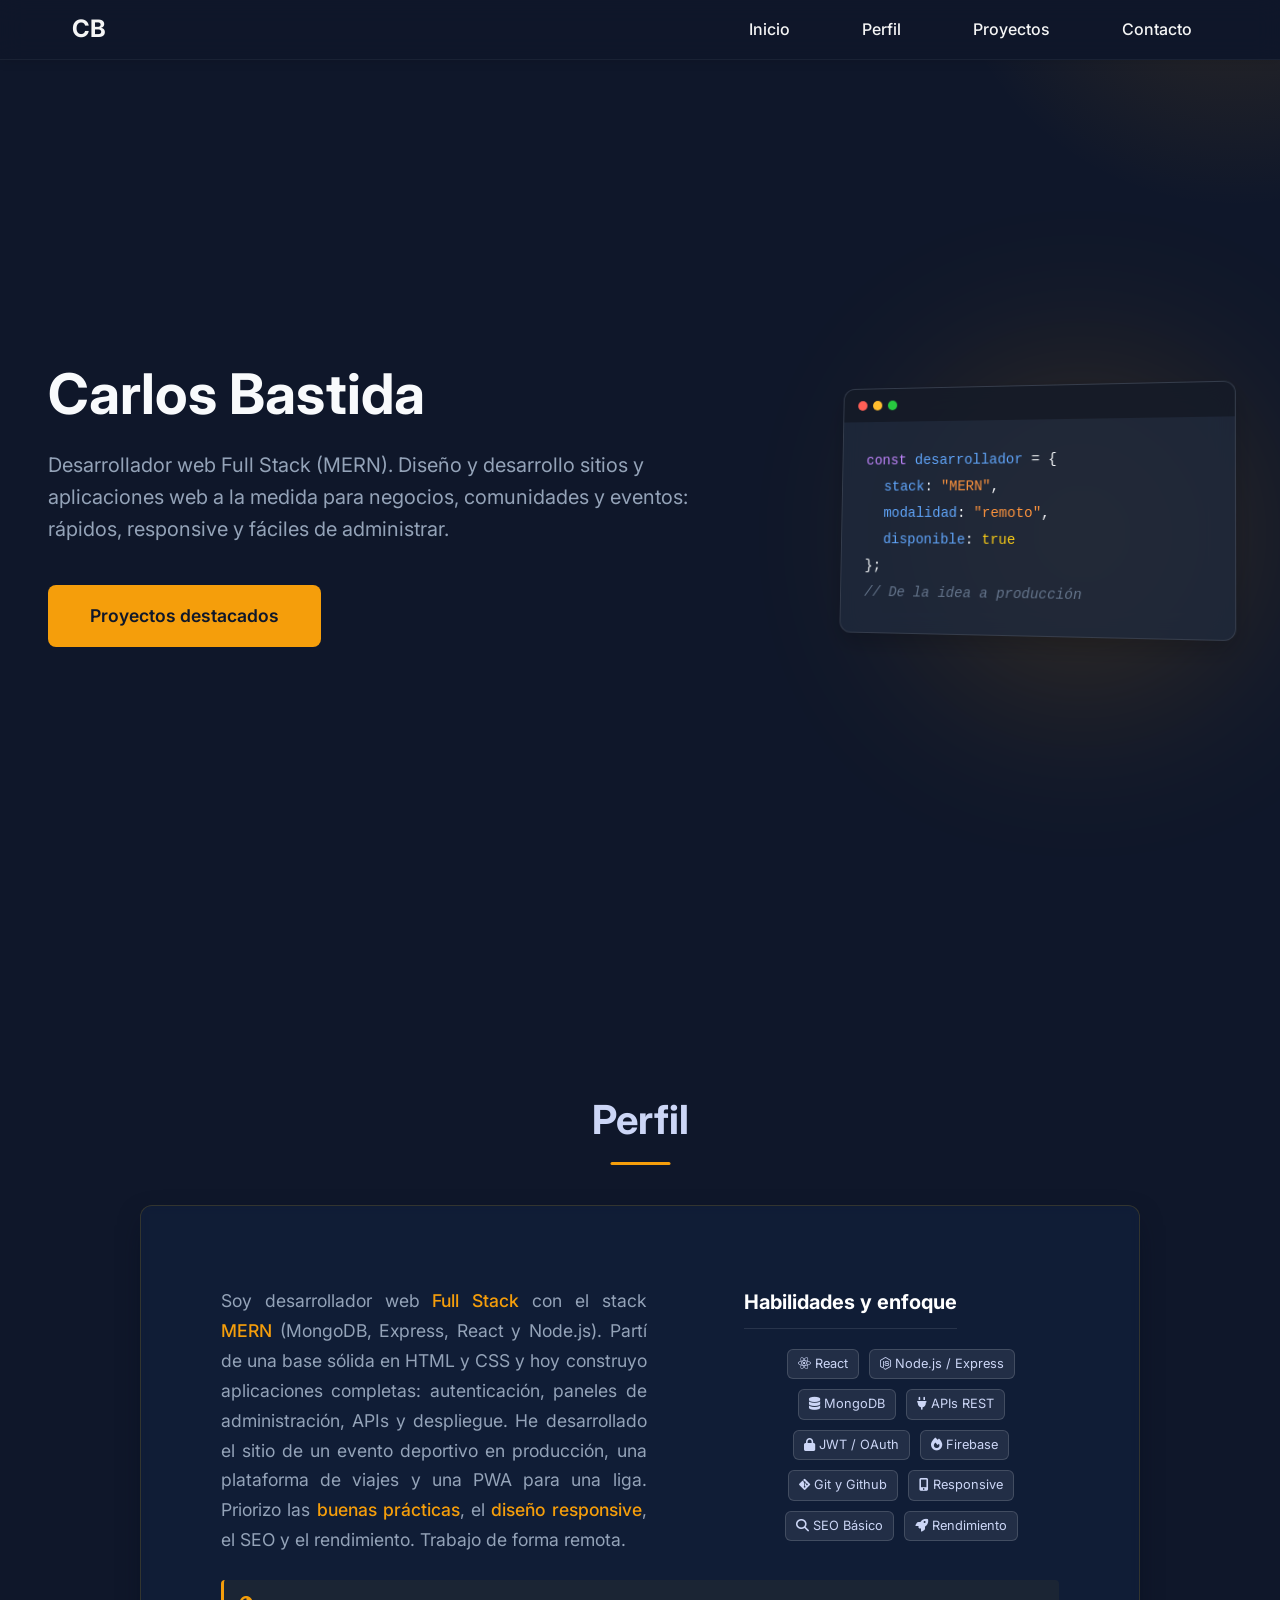
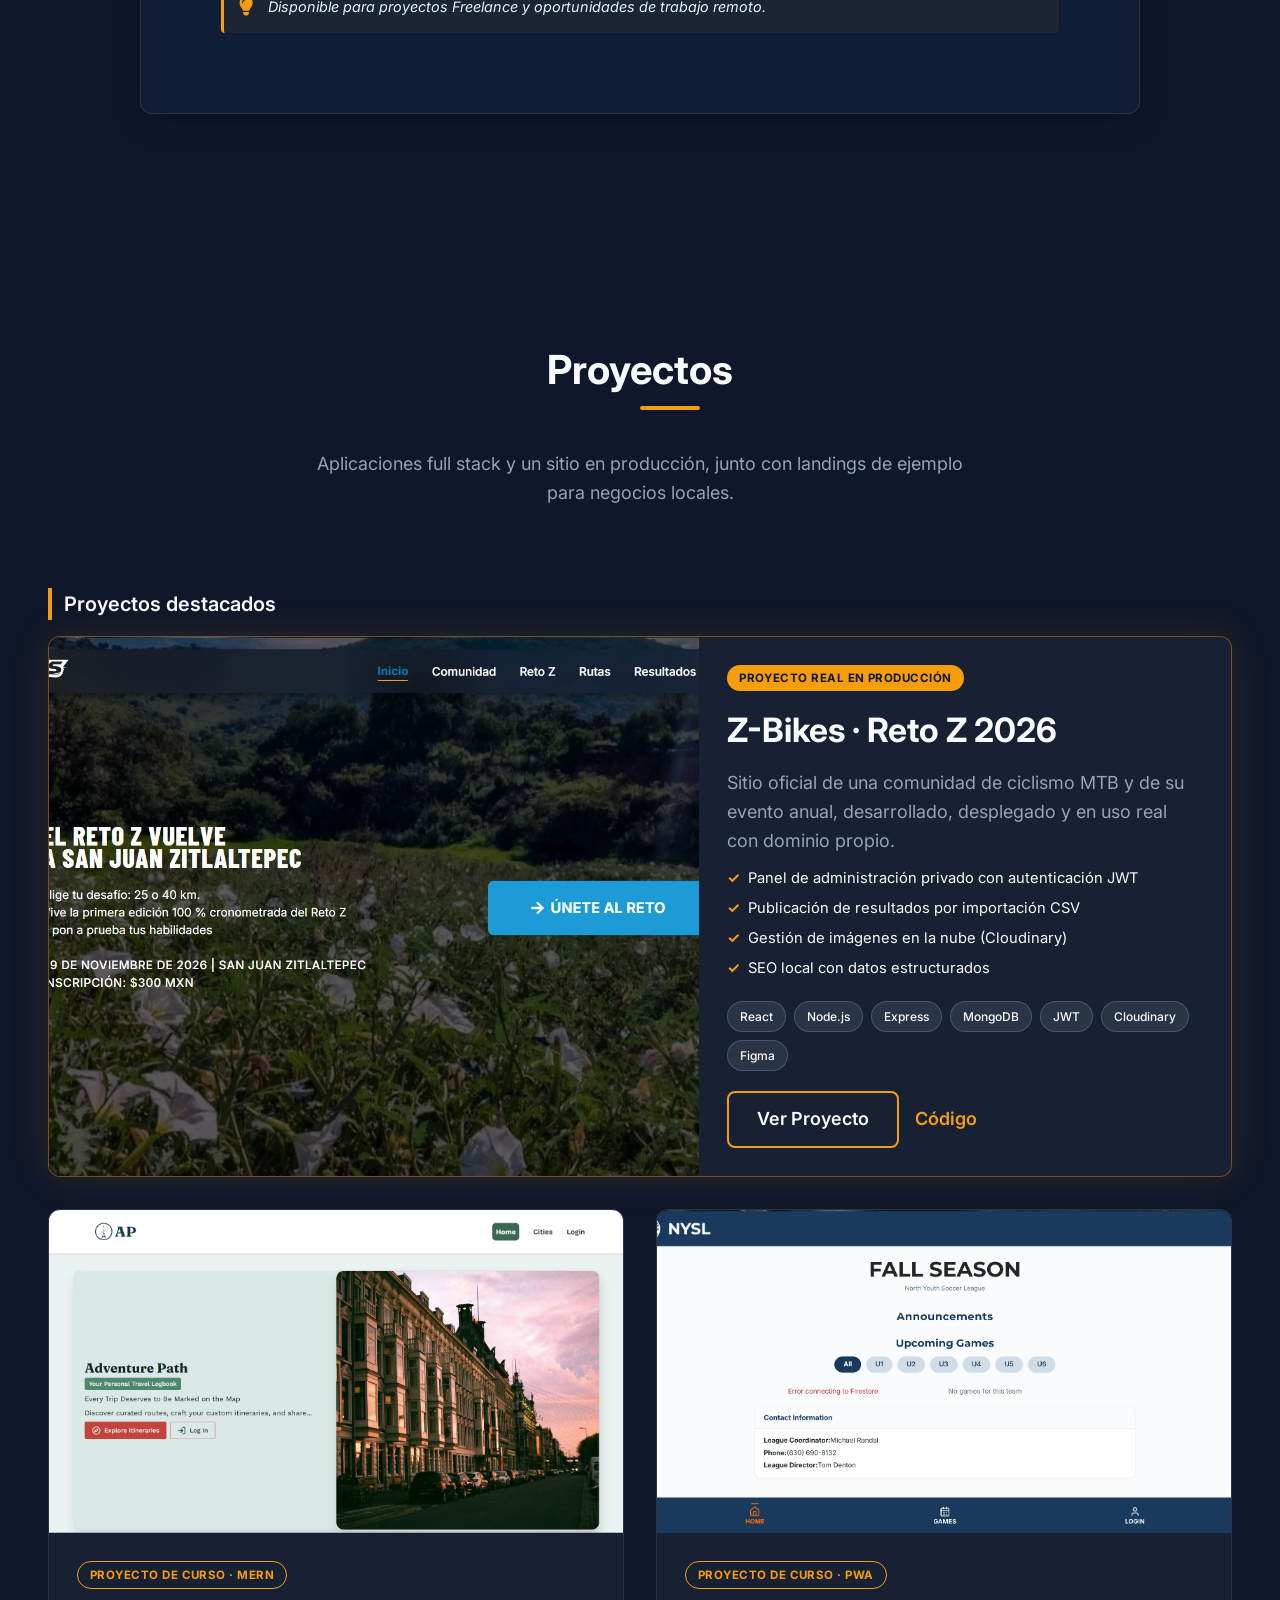
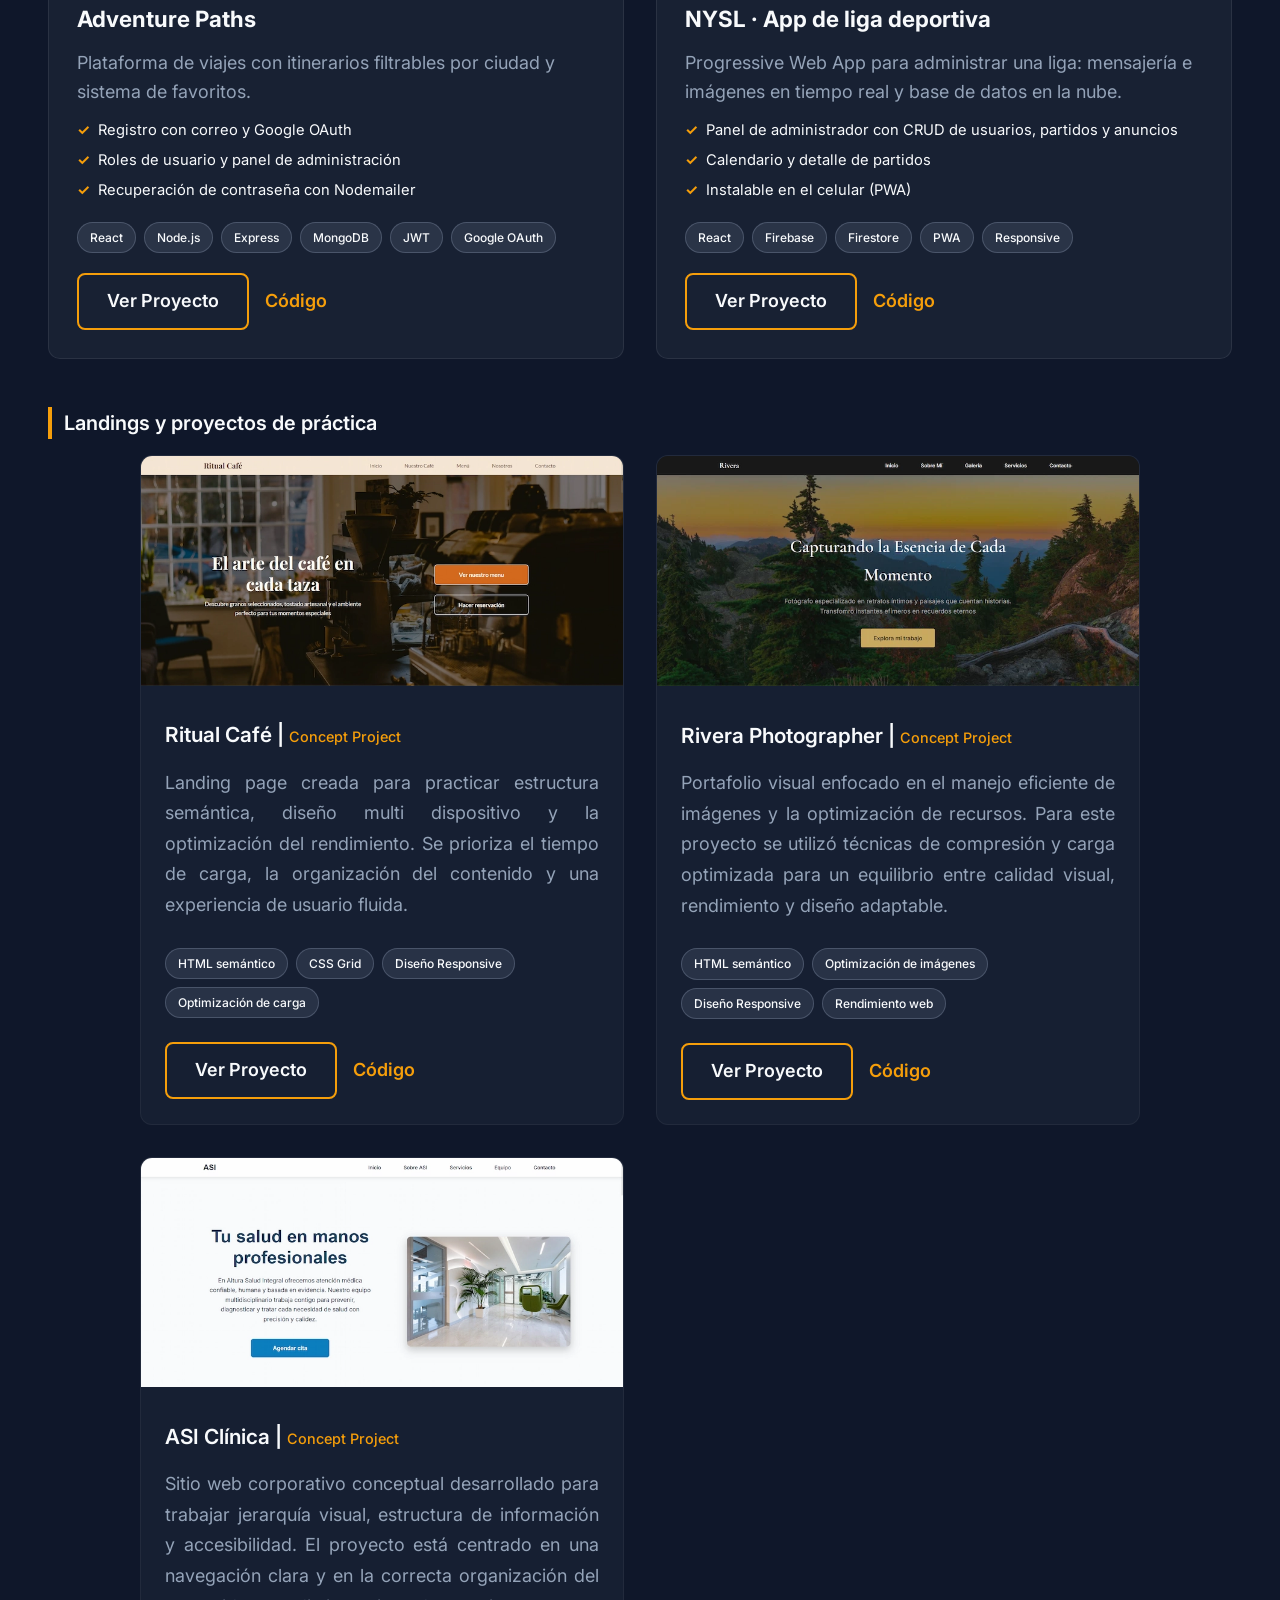
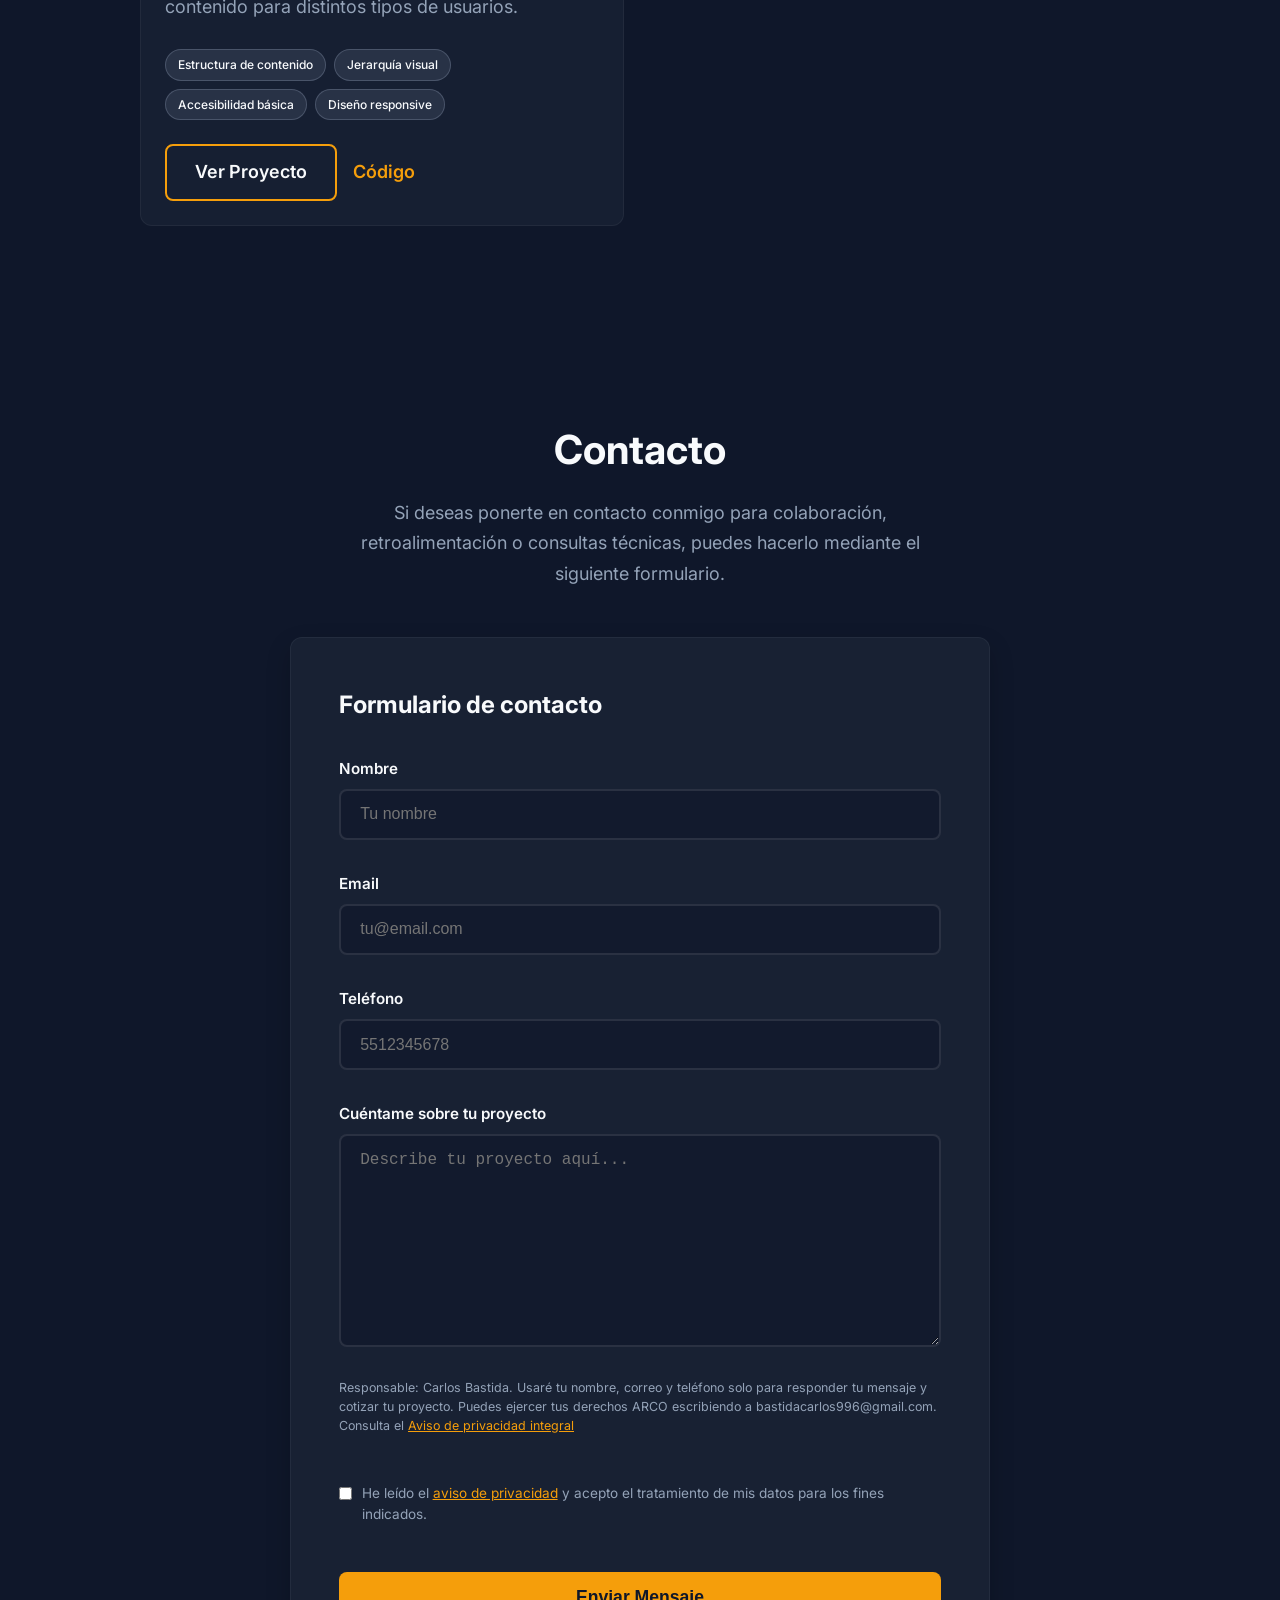
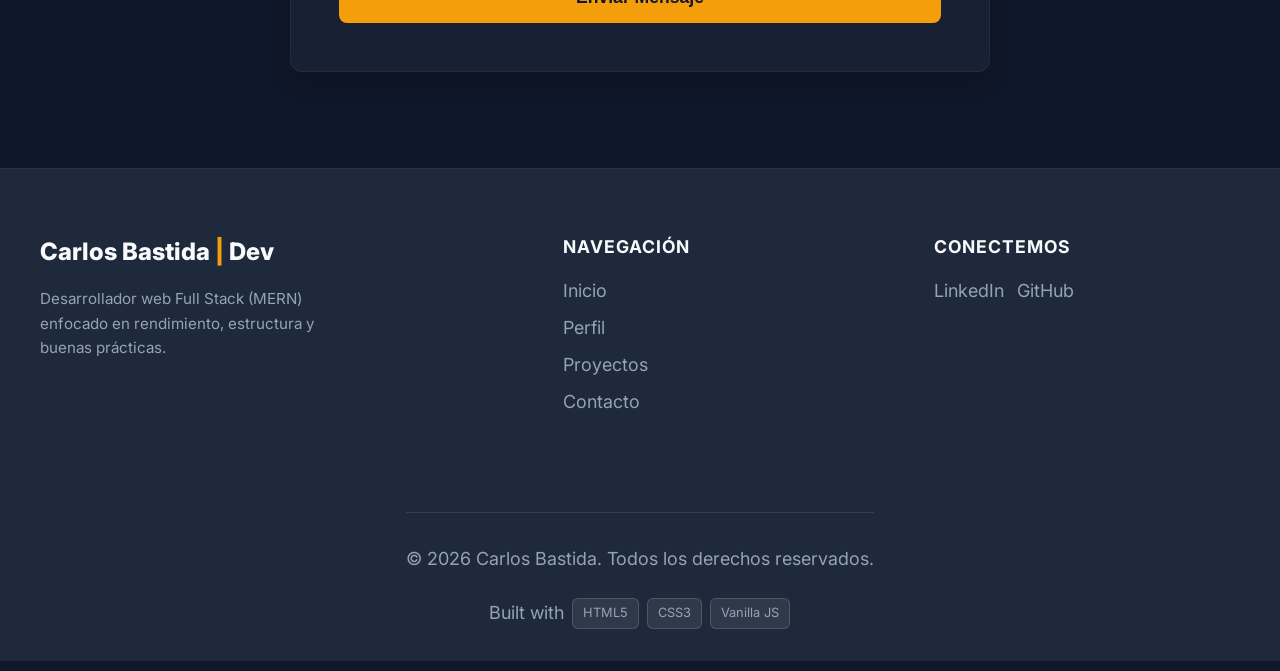
<file: index.html>
<!DOCTYPE html>
<html lang="es">
<head>
    <meta charset="UTF-8">
    <meta name="viewport" content="width=device-width, initial-scale=1.0">
    <meta name="google-site-verification" content="6azAZCss0sC--jTo2_iuBwRtrEssvUluaCVOYQrKQmw" />

    <title>Carlos Bastida | Desarrollador Web Full Stack (MERN)</title>
    <meta name="description" content="Desarrollador web Full Stack (MERN). Sitios y aplicaciones web a la medida para negocios, comunidades y eventos, con React, Node.js, Express y MongoDB.">
    <meta name="keywords" content="Desarrollador web, full stack, MERN, React, Node.js, MongoDB, freelance, sitios web, aplicaciones web, remoto">
    <meta name="author" content="Carlos Bastida">
    <meta name="robots" content="index, follow">

    <meta property="og:type" content="website">
    <meta property="og:url" content="https://bastidacarlos.github.io/"> <meta property="og:title" content="Carlos Bastida | Desarrollador Web Full Stack (MERN)">
    <meta property="og:description" content="Sitios y aplicaciones web a la medida: proyectos en producción con React, Node.js y MongoDB.">
    <meta property="og:image" content="https://raw.githubusercontent.com/BastidaCarlos/bastidacarlos.github.io/main/assets/og-preview.jpg" > <meta name="twitter:card" content="summary_large_image">
    <meta name="twitter:card" content="summary_large_image">
    <meta name="twitter:title" content="Carlos Bastida | Desarrollador Web Full Stack (MERN)">
    <meta name="twitter:description" content="Sitios y aplicaciones web a la medida: proyectos en producción con React, Node.js y MongoDB.">
    <meta name="twitter:image" content="https://raw.githubusercontent.com/BastidaCarlos/bastidacarlos.github.io/main/assets/og-preview.jpg">

    <link rel="stylesheet" href="https://cdnjs.cloudflare.com/ajax/libs/font-awesome/6.4.0/css/all.min.css">
    <link rel="preconnect" href="https://fonts.googleapis.com">
    <link rel="preconnect" href="https://fonts.gstatic.com" crossorigin>
    <link rel="canonical" href="https://bastidacarlos.github.io/">
    <link href="https://fonts.googleapis.com/css2?family=Inter:ital,opsz,wght@0,14..32,100..900;1,14..32,100..900&display=swap" rel="stylesheet">
    <link rel="stylesheet" href="navbar.css">
    <link rel="stylesheet" href="style.css">

    <link rel="icon" type="image/png" href="assets/favicon.ico">
</head>

<body>
    <header>
        <!-- Navbar -->
         <nav class="navbar">
            <div class="nav-container">
                <div class="nav-logo">
                    <a href="#">CB</a>
                </div>
                <div class="hamburger">
                    <span class="bar"></span>
                    <span class="bar"></span>
                    <span class="bar"></span>
                </div>
                <ul class="nav-menu">
                    <li class="nav-item">
                        <a href="#inicio" class="nav-link">Inicio</a>
                    </li>
                    <li class="nav-item">
                        <a href="#about" class="nav-link">Perfil</a>
                    </li>
                    <li class="nav-item">
                        <a href="#galeria" class="nav-link">Proyectos</a>
                    </li>
                    <li class="nav-item">
                        <a href="#contacto" class="nav-link">Contacto</a>
                    </li>
                </ul>
            </div>
         </nav>
    </header>
    <!-- Contenido Principal -->
    <main>
        <!-- Hero section -->
         <section id="inicio" class="section hero-section">
            <div class="hero-content">
                <div class="hero-text-container">
                <header class="hero-header">
                    <h1 class="hero-title">Carlos Bastida</h1>
                    <p class="hero-description">
                        Desarrollador web Full Stack (MERN). Diseño y desarrollo sitios y aplicaciones web a la medida para negocios, comunidades y eventos: rápidos, responsive y fáciles de administrar. 
                    </p>
                <div class="hero-btn">
                    <a href="#galeria" class="btn cta-btn">Proyectos destacados</a>
                </div>
                </header>
                </div>

                <div class="hero-visual">
                    <div class="hero-glow"></div>
    
                    <div class="code-window">
                        <div class="window-header">
                            <span class="dot red"></span>
                            <span class="dot yellow"></span>
                            <span class="dot green"></span>
                        </div>
                <div class="window-body">
                    <code>
                        <div class="code-line"><span class="c-purple">const</span> <span class="c-blue">desarrollador</span> = {</div>
                        <div class="code-line indent">  <span class="c-blue">stack</span>: <span class="c-orange">"MERN"</span>,</div>
                        <div class="code-line indent">  <span class="c-blue">modalidad</span>: <span class="c-orange">"remoto"</span>,</div>
                        <div class="code-line indent">  <span class="c-blue">disponible</span>: <span class="c-yellow">true</span></div>
                        <div class="code-line">};</div>
                        <div class="code-line"><span class="c-grey">// De la idea a producción</span></div>
                    </code>
                </div>
                </div>
                </div>
            </div>
         </section>

         <section id="about" class="section about-section">
            <div class="container">
                <h3 class="about-title">Perfil</h3>

                <div class="about-card">
                    <div class="about-content">
                        <div class="about-left">
                            <p class="about-description">
                                Soy desarrollador web <strong class="highlight">Full Stack</strong> con el stack <strong class="highlight">MERN</strong> (MongoDB, Express, React y Node.js). 
                                Partí de una base sólida en HTML y CSS y hoy construyo aplicaciones completas: autenticación, paneles de administración, APIs y despliegue. He desarrollado el
                                sitio de un evento deportivo en producción, una plataforma de viajes y una PWA para una liga. Priorizo las <strong class="highlight">buenas prácticas</strong>,
                                el <strong class="highlight">diseño responsive</strong>, el SEO y el rendimiento. Trabajo de forma remota.
                            </p>
                        </div>
                        <div class="about-right">
                            <h3 class="about-subtitle">Habilidades y enfoque</h3>
                            <div class="skills-grid">
                                <span class="skill-tag"><i class="fab fa-react"></i> React</span>
                                <span class="skill-tag"><i class="fab fa-node-js"></i> Node.js / Express</span>
                                <span class="skill-tag"><i class="fas fa-database"></i> MongoDB</span>
                                <span class="skill-tag"><i class="fas fa-plug"></i> APIs REST</span>
                                <span class="skill-tag"><i class="fas fa-lock"></i> JWT / OAuth</span>
                                <span class="skill-tag"><i class="fas fa-fire"></i> Firebase</span>
                                <span class="skill-tag"><i class="fab fa-git-alt"></i> Git y Github</span>
                                <span class="skill-tag"><i class="fas fa-mobile-alt"></i> Responsive</span>
                                <span class="skill-tag"><i class="fas fa-search"></i> SEO Básico</span>
                                <span class="skill-tag"><i class="fas fa-rocket"></i> Rendimiento</span>
                            </div>
                        </div>
                    </div>
                    <div class="about-note-box">
                        <i class="fas fa-lightbulb note-icon"></i>
                        <p class="about-note">
                            Disponible para proyectos Freelance y oportunidades de trabajo remoto.
                        </p>
                    </div>
                </div>
            </div>
         </section>

         <!-- gallery section -->
         <section id="galeria" class="section gallery-section">
            <div class="gallery-content">
                <header class="gallery-header">
                    <h2 class="gallery-title">Proyectos</h2>
                    <p class="gallery-description">
                        Aplicaciones full stack y un sitio en producción, junto con landings de ejemplo para negocios locales.
                    </p>
                </header>

                <h3 class="gallery-subtitle">Proyectos destacados</h3>

                <div class="featured-grid">
                    <article class="featured-card featured-card--main">
                        <div class="featured-media"><img src="assets/zbikes.webp" alt="Sitio web Z-Bike's Reto Z 2026" loading="lazy"></div>
                        <div class="featured-body">
                            <span class="featured-badge">Proyecto real en producción</span>
                            <h3 class="featured-title">Z-Bikes · Reto Z 2026</h3>
                            <p class="featured-desc">Sitio oficial de una comunidad de ciclismo MTB y de su evento anual, desarrollado, desplegado y en uso real con dominio propio.</p>
                            <ul class="featured-points">
                                <li>Panel de administración privado con autenticación JWT</li>
                                <li>Publicación de resultados por importación CSV</li>
                                <li>Gestión de imágenes en la nube (Cloudinary)</li>
                                <li>SEO local con datos estructurados</li>
                            </ul>
                            <div class="tag-container"><span class="tag">React</span><span class="tag">Node.js</span><span class="tag">Express</span><span class="tag">MongoDB</span><span class="tag">JWT</span><span class="tag">Cloudinary</span><span class="tag">Figma</span></div>
                            <div class="card-links">
                                <a href="https://zbikes.com.mx" target="_blank" rel="noopener noreferrer" class="btn btn-secondary">Ver Proyecto</a>
                                <a href="https://github.com/BastidaCarlos/z-bikes" target="_blank" rel="noopener noreferrer" class="btn-link">Código</a>
                            </div>
                        </div>
                    </article>
                    <article class="featured-card">
                        <div class="featured-media"><img src="assets/adventurepath.webp" alt="Plataforma Adventure Paths" loading="lazy"></div>
                        <div class="featured-body">
                            <span class="featured-badge featured-badge--alt">Proyecto de curso · MERN</span>
                            <h3 class="featured-title">Adventure Paths</h3>
                            <p class="featured-desc">Plataforma de viajes con itinerarios filtrables por ciudad y sistema de favoritos.</p>
                            <ul class="featured-points">
                                <li>Registro con correo y Google OAuth</li>
                                <li>Roles de usuario y panel de administración</li>
                                <li>Recuperación de contraseña con Nodemailer</li>
                            </ul>
                            <div class="tag-container"><span class="tag">React</span><span class="tag">Node.js</span><span class="tag">Express</span><span class="tag">MongoDB</span><span class="tag">JWT</span><span class="tag">Google OAuth</span></div>
                            <div class="card-links">
                                <a href="https://travel-app-phi-wheat.vercel.app" target="_blank" rel="noopener noreferrer" class="btn btn-secondary">Ver Proyecto</a>
                                <a href="https://github.com/BastidaCarlos/travel-app" target="_blank" rel="noopener noreferrer" class="btn-link">Código</a>
                            </div>
                        </div>
                    </article>
                    <article class="featured-card">
                        <div class="featured-media"><img src="assets/nysl.webp" alt="App web NYSL" loading="lazy"></div>
                        <div class="featured-body">
                            <span class="featured-badge featured-badge--alt">Proyecto de curso · PWA</span>
                            <h3 class="featured-title">NYSL · App de liga deportiva</h3>
                            <p class="featured-desc">Progressive Web App para administrar una liga: mensajería e imágenes en tiempo real y base de datos en la nube.</p>
                            <ul class="featured-points">
                                <li>Panel de administrador con CRUD de usuarios, partidos y anuncios</li>
                                <li>Calendario y detalle de partidos</li>
                                <li>Instalable en el celular (PWA)</li>
                            </ul>
                            <div class="tag-container"><span class="tag">React</span><span class="tag">Firebase</span><span class="tag">Firestore</span><span class="tag">PWA</span><span class="tag">Responsive</span></div>
                            <div class="card-links">
                                <a href="https://nysl-app-6e83e.web.app/" target="_blank" rel="noopener noreferrer" class="btn btn-secondary">Ver Proyecto</a>
                                <a href="https://github.com/BastidaCarlos/NYSL-App" target="_blank" rel="noopener noreferrer" class="btn-link">Código</a>
                            </div>
                        </div>
                    </article>
                </div>

                <h3 class="gallery-subtitle">Landings y proyectos de práctica</h3>

                <div class="gallery-grid">
                    <figure class="card">
                        <header class="card-header">
                            <img
                             src="assets/coffe-400.webp"
                             srcset="
                                assets/coffe-400.webp 400w,
                                assets/coffe-800.webp 800w,
                                assets/coffe-1200.webp 1200w
                             "
                             sizes="(max-width: 600px) 100vw, (max-width: 900px) 50vw, 33vw"
                             alt="Web Ritual Café" 
                             loading="lazy"
                             class="card-img">
                        </header>
                        <div class="card-content">
                            <figcaption class="description">
                                <h3 class="card-title">Ritual Café | <span class="concept">Concept Project</span></h3>
                                <p class="card-description">
                                    Landing page creada para practicar estructura semántica, diseño multi dispositivo y la optimización del rendimiento. Se prioriza el tiempo de carga, la organización del contenido y una experiencia de usuario fluida.
                                </p>
                            </figcaption>
                            <div class="tag-container">
                                <span class="tag">HTML semántico</span>
                                <span class="tag">CSS Grid</span>
                                <span class="tag">Diseño Responsive</span>
                                <span class="tag">Optimización de carga</span>
                            </div>
                            <div class="card-links">
                                <a href="https://bastidacarlos.github.io/Ritual-Caf-/" target="_blank" rel="noopener noreferrer" class="btn btn-secondary">Ver Proyecto</a>
                                <a href="https://github.com/BastidaCarlos/Ritual-Caf-" target="_blank"  rel="noopener noreferrer" class="btn-link">Código</a>
                            </div>
                        </div>
                    </figure>

                    <figure class="card">
                        <header class="card-header">
                            <img
                             src="assets/rivera-400.webp"
                             srcset="
                                assets/rivera-400.webp 400w,
                                assets/rivera-800.webp 800w,
                                assets/rivera-1200.webp 1200w
                             "
                             sizes="(max-width: 600px) 100vw, (max-width: 900px) 50vw, 33vw"
                             alt="Web Rivera Photographer" 
                             loading="lazy"
                             class="card-img">
                        </header>
                        <div class="card-content">
                            <figcaption class="description">
                                <h3 class="card-title">Rivera Photographer | <span class="concept">Concept Project</span></h3>
                                <p class="card-description">
                                    Portafolio visual enfocado en el manejo eficiente de imágenes y la optimización de recursos. Para este proyecto se utilizó técnicas de compresión y carga optimizada para un equilibrio entre calidad visual, rendimiento y diseño adaptable.
                                </p>
                            </figcaption>
                            <div class="tag-container">
                                <span class="tag">HTML semántico</span>
                                <span class="tag">Optimización de imágenes</span>
                                <span class="tag">Diseño Responsive</span>
                                <span class="tag">Rendimiento web</span>
                            </div>
                            <div class="card-links">
                                <a href="https://bastidacarlos.github.io/Rivera-Photographer/#" target="_blank" rel="noopener noreferrer" class="btn btn-secondary">Ver Proyecto</a>
                                <a href="https://github.com/BastidaCarlos/Rivera-Photographer" target="_blank" rel="noopener noreferrer" class="btn-link">Código</a>
                            </div>
                        </div>
                    </figure>

                    <figure class="card">
                        <header class="card-header">
                            <img
                             src="assets/ASI-400.webp"
                             srcset="
                                assets/ASI-400.webp 400w,
                                assets/ASI-800.webp 800w,
                                assets/ASI-1200.webp 1200w
                             "
                             sizes="(max-width: 600px) 100vw, (max-width: 900px) 50vw, 33vw"
                             alt="Web ASI" 
                             loading="lazy"
                             class="card-img">
                        </header>
                        <div class="card-content">
                            <figcaption class="description">
                                <h3 class="card-title">ASI Clínica | <span class="concept">Concept Project</span></h3>
                                <p class="card-description">
                                    Sitio web corporativo conceptual desarrollado para trabajar jerarquía visual, estructura de información y accesibilidad. El proyecto está centrado en una navegación clara y en la correcta organización del contenido para distintos tipos de usuarios.
                                </p>
                            </figcaption>
                            <div class="tag-container">
                                <span class="tag">Estructura de contenido</span>
                                <span class="tag">Jerarquía visual</span>
                                <span class="tag">Accesibilidad básica</span>
                                <span class="tag">Diseño responsive</span>
                            </div>
                            <div class="card-links">
                                <a href="https://bastidacarlos.github.io/asi/" target="_blank" rel="noopener noreferrer" class="btn btn-secondary">Ver Proyecto</a>
                                <a href="https://github.com/BastidaCarlos/asi" target="_blank" rel="noopener noreferrer" class="btn-link">Código</a>
                            </div>
                        </div>
                    </figure>
                </div>
            </div>
         </section>


          <!-- Contact Section -->
           <section id="contacto" class="section contact-section">
            <div class="contact-content">
                <header class="contact-header">
                    <h2 class="contact-title">Contacto</h2>
                    <p class="contact-description">
                        Si deseas ponerte en contacto conmigo para colaboración, retroalimentación o consultas técnicas, puedes hacerlo mediante el siguiente formulario.
                    </p>
                </header>
                <div class="contact-form">
                    <h3 class="contact-form-title">Formulario de contacto</h3>
                    <form action="https://formspree.io/f/mwvlqopw" method="POST" class="form">
                        <div class="form-group">
                            <label for="name" class="form-label">Nombre</label>
                            <input type="text" id="name" name="name" class="form-input" placeholder="Tu nombre" required>
                        </div>
                        <div class="form-group">
                            <label for="email" class="form-label">Email</label>
                            <input type="email" id="email" name="email" class="form-input" placeholder="tu@email.com" required>
                        </div>
                        <div class="form-group">
                            <label for="number" class="form-label">Teléfono</label>
                            <input type="tel" id="number" name="number" class="form-input" placeholder="5512345678" pattern="[0-9]{10}" required>
                        </div>
                        <div class="form-group">
                            <label for="mensaje" class="form-label">Cuéntame sobre tu proyecto</label>
                            <textarea name="mensaje" id="mensaje" class="form-textarea" cols="30" rows="10" placeholder="Describe tu proyecto aquí..."></textarea>
                        </div>
                        <p class="privacy-note">
                            Responsable: Carlos Bastida. Usaré tu nombre, correo y teléfono solo para responder tu mensaje y cotizar tu proyecto.
                            Puedes ejercer tus derechos ARCO escribiendo a bastidacarlos996@gmail.com.
                            Consulta el <a href="aviso-de-privacidad.html" target="_blank" rel="noopener noreferrer">
                                Aviso de privacidad integral
                            </a>
                        </p>
                        <label for="consentimiento_aviso_privacidad" class="form-consent">
                            <input
                                type="checkbox"
                                name="consentimiento_aviso_privacidad"
                                value="Aceptado"
                                required
                            />
                            <span>He leído el <a href="aviso-de-privacidad.html" target="_blank" rel="noopener noreferrer">aviso de privacidad</a> y acepto el tratamiento de mis datos para los fines indicados.</span>
                        </label>

                        <button type="submit" class="btn btn-primary">Enviar Mensaje</button>
                    </form>
                    <div id="form-success" class="form-success-container" style="display: none;">
                        <div class="success-icon">
                           <svg xmlns="http://www.w3.org/2000/svg" width="48" height="48" viewBox="0 0 24 24" fill="none" stroke="currenColor" stroke-width="2" stroke-linecap="round" stroke-linejoin="round">
                            <polyline points="20 6 9 17 4 12"></polyline>
                           </svg>
                        </div>
                        <h3 class="success-title">¡Mensaje enviado con éxito!</h3>
                        <p class="success-text">Gracias por contactarme. Te responderé en menos de 24 horas para platicar sobre tu proyecto</p>
                        <button type="button" class="btn btn-secondary" onclick="resetForm()">Enviar otro mensaje</button>
                    </div>
                </div>
            </div>
           </section>
    </main>

    <footer class="footer">
        <div class="footer-container">
            <div class="footer-brand">
                <a href="#" class="footer-logo">Carlos Bastida <span class="accent">|</span> Dev</a>
                <p class="footer-tagline">
                    Desarrollador web Full Stack (MERN) enfocado en rendimiento, estructura y buenas prácticas.
                </p>
            </div>

            <div class="footer-links">
                <h4>Navegación</h4>
                <ul>
                    <li><a href="#inicio">Inicio</a></li>
                    <li><a href="#about">Perfil</a></li>
                    <li><a href="#galeria">Proyectos</a></li>
                    <li><a href="#contacto">Contacto</a></li>
                </ul>
            </div>

            <div class="footer-social">
                <h4>Conectemos</h4>
                <div class="social-icons">
                    <a href="https://www.linkedin.com/in/bastidacarlos/" target="_blank" rel="noopener noreferrer" aria-label="LinkedIn">
                        <span>LinkedIn</span>
                    </a>
                    <a href="https://github.com/BastidaCarlos" target="_blank" rel="noopener noreferrer" aria-label="GitHub">
                        <span>GitHub</span>
                    </a>
                </div>
            </div>

            <div class="footer-bottom">
                <p>&copy; 2026 Carlos Bastida. Todos los derechos reservados.</p>
                <div class="tech-stack">
                    <span>Built with</span>
                    <span class="tech-badge">HTML5</span>
                    <span class="tech-badge">CSS3</span>
                    <span class="tech-badge">Vanilla JS</span>
                </div>
            </div>
        </div>
    </footer>
    
     <script>
        // Navbar scroll
        window.addEventListener('scroll', () => {
            const navbar = document.querySelector('.navbar');
            if (window.scrollY > 50) {
                navbar.classList.add('scrolled');
            } else {
                navbar.classList.remove('scrolled');
            }
        });

        // JavaScript para funcionalidad del navbar
        const hamburger = document.querySelector('.hamburger');
        const navMenu = document.querySelector('.nav-menu');
        const navLinks = document.querySelectorAll('.nav-link');

        // Funcion para cerrar el menu 
        const closeMenu = () => {
            hamburger.classList.remove('active');
            navMenu.classList.remove('active');
            document.body.style.overflow = 'auto';
        }

        // Alternar menu 
        hamburger.addEventListener('click', (e) => {
            e.stopPropagation();
            hamburger.classList.toggle('active');
            navMenu.classList.toggle('active');

            // Prevenir scroll cuando esta abierto
            if (navMenu.classList.contains('active')) {
                document.body.style.overflow = 'hidden';
            } else {
                document.body.style.overflow = 'auto';
            }
        });

        // Cerrar el menu al hacer click en un enlace 
        navLinks.forEach(link => {
            link.addEventListener('click', closeMenu);
        });

        // Cerrar el menu al hacer click fuera 
        document.addEventListener('click',(e) => {
            if (!e.target.closest('.nav-container') && navMenu.classList.contains('active')) {
                closeMenu();
            }
        });

        // Cerrar al redimensionar ventana 
        window.addEventListener('resize', () => {
            if (window.innerWidth > 768 && navMenu.classList.contains('active')) {
                closeMenu();
            }
        });

        // Envio del formulario
        const contactForm = document.querySelector('.form');
        const succesMessage = document.getElementById('form-success');
        const formTitle = document.querySelector('.contact-form-title');

        contactForm.addEventListener('submit', async function(e) {
            e.preventDefault();

            const formEndpoint = "https://formspree.io/f/mwvlqopw";

            const data = new FormData(contactForm);

            try {
                const response = await fetch(formEndpoint, {
                    method: contactForm.method,
                    body: data,
                    headers: {
                        'Accept': 'application/json'
                    }
                });

                if (response.ok) {
                    contactForm.style.display = 'none';
                    formTitle.style.display = 'none';
                    succesMessage.style.display = 'block';
                    contactForm.reset();
                } else {
                    alert("Hubo un problema al enviar el mensaje. Intenta de nuevo.")
                } 
            } catch (error) {
                alert("Error de conexión. Por favor verifica tu internet.")
            }
        });

        // Resetear formulario
        function resetForm() {
            contactForm.style.display = 'block';
            formTitle.style.display = 'block'; 
            succesMessage.style.display = 'none';
            contactForm.reset();
        }

     </script>
</body>
</html>
</file>
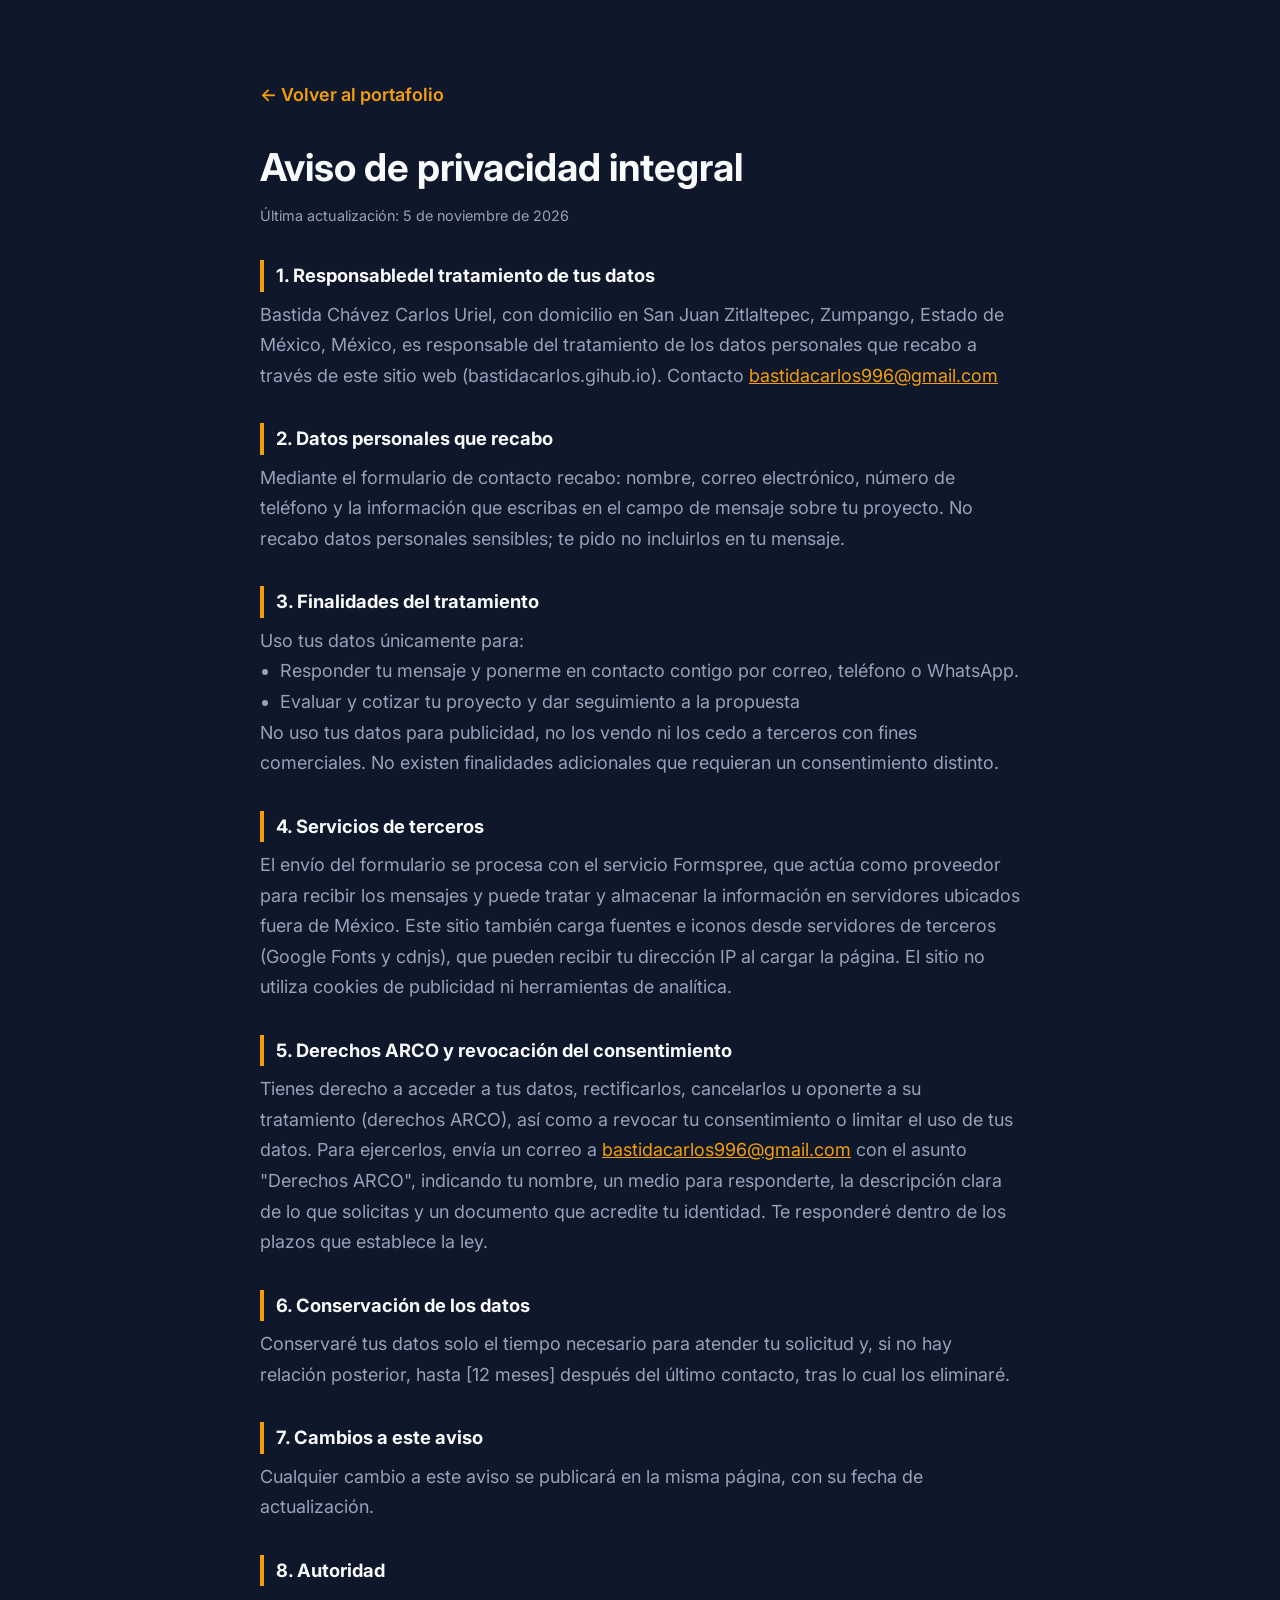
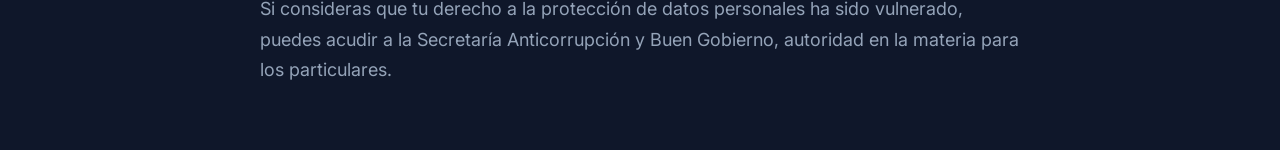
<file: aviso-de-privacidad.html>
<!DOCTYPE html>
<html lang="es">
<head>
    <meta charset="UTF-8">
    <meta name="viewport" content="width=device-width, initial-scale=1.0">
    <title>Aviso de privacidad | Carlos Bastida</title>
    <meta name="description" content="Aviso de privacidad del sitio web de Carlos Bastida, desarrollador web Full Stack.">
    <meta name="robots" content="index, follow">
    <link rel="preconnect" href="https://fonts.googleapis.com">
    <link rel="preconnect" href="https://fonts.gstatic.com" crossorigin>
    <link href="https://fonts.googleapis.com/css2?family=Inter:wght@400;600;700&display=swap" rel="stylesheet">
    <link rel="stylesheet" href="style.css">
    <link rel="icon" type="image/png" href="assets/favicon.ico">
    <style>
        body {
            background: var(--primary-color);
            color: var(--primary-text);
            font-family: var(--font-primary);
        }
        .legal { 
            max-width: 800px;
            margin: 0 auto;
            padding: 5rem 1.25rem 4rem;
            line-height: 1.7
        }
        .legal h1 {
            font-size: clamp(1.8rem,4vw,2.4rem); 
            margin-bottom: .25rem;
        }
        .legal h2 {
            font-size: 1.15rem;
            margin: 2rem 0 .5rem;
            padding-left: .75rem;
            border-left: 4px solid var(--accent-color);
        }
        .legal p,
        .legal li { color: var(--secondary-text); }
        .legal ul{ padding-left: 1.25rem }
        .legal a { 
            color: var(--accent-color);
            text-decoration: underline
        }
        .legal .back { 
            display: inline-block;
            margin-bottom: 1.5rem;
            text-decoration: none;
            font-weight: 600;
        }
        .legal .updated { font-size: .9rem }
    </style>
</head>
<body>
    <main class="legal">
        <a href="index.html" class="back">&larr; Volver al portafolio</a>
        <h1>Aviso de privacidad integral</h1>
        <p class="updated">Última actualización: 5 de noviembre de 2026</p>

        <h2>1. Responsabledel tratamiento de tus datos</h2>
        <p>
            Bastida Chávez Carlos Uriel, con domicilio en San Juan Zitlaltepec, Zumpango, Estado de México, México, es responsable 
            del tratamiento de los datos personales que recabo a través de este sitio web (bastidacarlos.gihub.io). Contacto <a href="mailto:bastidacarlos996@gmail.com">bastidacarlos996@gmail.com</a> 
        </p>
        <h2>2. Datos personales que recabo</h2>
        <p>
            Mediante el formulario de contacto recabo: nombre, correo electrónico, número de teléfono y la información que escribas en el campo de mensaje sobre tu proyecto. 
            No recabo datos personales sensibles; te pido no incluirlos en tu mensaje.
        </p>

        <h2>3. Finalidades del tratamiento</h2>
        <p>Uso tus datos únicamente para:</p>
        <ul>
            <li>
                Responder tu mensaje y ponerme en contacto contigo por correo, teléfono o WhatsApp.
            </li>
            <li>
                Evaluar y cotizar tu proyecto y dar seguimiento a la propuesta
            </li>
        </ul>
        <p>
            No uso tus datos para publicidad, no los vendo ni los cedo a terceros con fines comerciales. No existen finalidades adicionales que requieran un consentimiento distinto.
        </p>

        <h2>4. Servicios de terceros</h2>
        <p>
            El envío del formulario se procesa con el servicio Formspree, que actúa como proveedor para recibir los mensajes y puede tratar y almacenar
            la información en servidores ubicados fuera de México. Este sitio también carga fuentes e iconos desde servidores de terceros (Google Fonts y cdnjs),
            que pueden recibir tu dirección IP al cargar la página. El sitio no utiliza cookies de publicidad ni herramientas de analítica.
        </p>

        <h2>5. Derechos ARCO y revocación del consentimiento</h2>
        <p>
            Tienes derecho a acceder a tus datos, rectificarlos, cancelarlos u oponerte a su tratamiento (derechos ARCO), así como a revocar tu consentimiento o limitar el uso de tus datos.
            Para ejercerlos, envía un correo a <a href="mailto:bastidacarlos996@gmail.com">bastidacarlos996@gmail.com</a>  con el asunto "Derechos ARCO", indicando tu nombre, un medio para responderte,
            la descripción clara de lo que solicitas y un documento que acredite tu identidad. Te responderé dentro de los plazos que establece la ley.
        </p>

        <h2>6. Conservación de los datos</h2>
        <p>
            Conservaré tus datos solo el tiempo necesario para atender tu solicitud y, si no hay relación posterior, hasta [12 meses] después del último contacto, tras lo cual los eliminaré.
        </p>

        <h2>7. Cambios a este aviso</h2>
        <p>
            Cualquier cambio a este aviso se publicará en la misma página, con su fecha de actualización.
        </p>

        <h2>8. Autoridad</h2>
        <p>
            Si consideras que tu derecho a la protección de datos personales ha sido vulnerado, puedes acudir a la Secretaría Anticorrupción y Buen Gobierno, autoridad en la materia para los particulares.
        </p>
    </main>
</body>
</html>
</file>
<file: navbar.css>
/* Variables */
:root {
    --nav-height: 60px;
    --nav-text: #F5F5F5;
    --font-size: 16px;
    --logo-size: 1.5rem;
    --transition-speed: 0.3s;
    --shadow: 0 2px 10px rgba(0, 0, 0, 0.1);
}

/* Estilos base */
body {
    padding-top: var(--nav-height);
}

/* Estilos mobile first */
.navbar {
    background-color: var(--primary-color);
    height: var(--nav-height);
    position: fixed;
    top: 0;
    left: 0;
    right: 0;
    z-index: 1000;
    box-shadow: var(--shadow);
    border-bottom: 1px solid rgba(255, 250, 252, 0.1);
}

.nav-container {
    width: 100%;
    height: 100%;
    max-width: 1200px;
    margin: 0 auto;
    padding: 0 1rem;
    display: flex;
    justify-content: space-between;
    align-items: center;
    position: relative;
}

.nav-logo {
    font-family: var(--font-primary);
    font-size: var(--logo-size);
    font-weight: bold;
}

.nav-logo a {
    color: var(--nav-text);
    text-decoration: none;
    transition: color var(--transition-speed);
}

.nav-logo a:hover { color: var(--accent-color); }

/* Menu de hamburgesa */
.hamburger {
    display: flex;
    flex-direction: column;
    cursor: pointer;
    width: 30px;
    height: 21px;
    justify-content: space-between;
    background: none;
    border: none;
    padding: 0;
}

.bar {
    height: 3px;
    width: 100%;
    background-color: var(--nav-text);
    border-radius: 3px;
    transition: all var(--transition-speed);
    transform-origin: center;
}

/* Menu movil */
.nav-menu {
    position: fixed;
    top: var(--nav-height);
    left: 0;
    width: 100%;
    height: calc(100vh - var(--nav-height));
    background-color: var(--primary-color);
    display: flex;
    flex-direction: column;
    align-items: center;
    justify-content: flex-start;
    padding: 2rem 1rem;
    gap: 0;
    list-style: none;
    transform: translateX(-100%);
    transition: transform var(--transition-speed) ease-in-out;
    overflow-y: auto;
    z-index: 999;
    margin: 0;
}

.nav-menu.active { transform: translateX(0); }

.nav-item {
    opacity: 0;
    transform: translateY(20px);
    transition: all var(--transition-base);
}

.nav-menu.active .nav-item {
    opacity: 1;
    transform: translateY(0);
}

.nav-menu.active .nav-item:nth-child(1) { transition-delay: 0.1s;  }
.nav-menu.active .nav-item:nth-child(2) { transition-delay: 0.2s;  }
.nav-menu.active .nav-item:nth-child(3) { transition-delay: 0.3s;  }
.nav-menu.active .nav-item:nth-child(4) { transition-delay: 0.4s;  }

.nav-link {
    color: var(--nav-text);
    text-decoration: none;
    font-weight: 500;
    font-size: 1.1rem;
    padding: 1rem 1.5rem;
    display: block;
    width: 100%;
    border-radius: 6px;
    transition: all var(--transition-speed);
}

.nav-link:hover {
    color: var(--accent-color);
    background-color: rgba(0, 0, 0, 0.1);
    transform: translateX(10px);
}

/* Animacion del menu */
.hamburger.active .bar:nth-child(2) {
    opacity: 0;
}

.hamburger.active .bar:nth-child(1) {
    transform: translateY(9px) rotate(45deg);
}

.hamburger.active .bar:nth-child(3) {
    transform: translateY(-9px) rotate(-45deg);
}

/* Media queries */
/* Escritorio */
@media screen and (min-width: 768px) {
    .navbar {
        position: fixed;
        height: var(--nav-height);
    }
    
    /* Ocultar hamburgesa */
    .hamburger {
        display: none;
    }

    /* Menu horizontal para escritorio */
    .nav-menu {
        position: static;
        width: auto;
        height: auto;
        flex-direction: row;
        background: none;
        padding: 0;
        transform: none;
        transition: none;
        overflow: visible;
        gap: 2.5rem;
        justify-content: flex-end;
    }
    
    .nav-item {
        width: auto;
        margin: 0;
        opacity: 1;
        transform: none;
    }
    
    .nav-link {
        font-size: 1rem;
        padding: 0.5rem 1rem;
        background: none;
        position: relative;
    }

    .nav-link::after {
        content: '';
        position: absolute;
        width: 0;
        height: 2px;
        bottom: 0;
        left: 50%;
        background-color: var(--accent-color);
        transition: all var(--transition-speed);
        transform: translateX(-50%);
    }

    .nav-link:hover::after {
        width: 80%;
    }

    .nav-link:hover {
        background: none;
        transform: none;
    }
}

/* Escritorio grande */
@media screen and (min-width: 1024px) {
    .nav-menu {
        gap: 2.5rem;
    }

    .nav-container {
        padding: 0 2rem;
    }
    
}
</file>
<file: style.css>
/* Variables */
:root {
    /* Colores principales */
    --primary-color: #0F172A;
    --secondary-color: #1E293B;
    --accent-color:  #F59E0B;

    /* Colores secundarios */
    --succes-color: #10B981;
    --alert-color: #EF4444;
    --border-color: rgba(148, 163, 184, 0.1);
    --primary-text: #F8FAFC;
    --secondary-text: #94A3B8;

    /* Tipografia */
    --font-primary: 'Inter', sans-serif;

    /* Espaciados */
    --spacing-xs: 0.5rem; /* 8px */
    --spacing-sm: 1rem; /* 16px */
    --spacing-md: 2rem; /* 32px */
    --spacing-lg: 3rem; /* 48px */
    --spacing-xl: 4rem; /* 64px */

    /* Sombras */
    --shadow-sm: 0 2px 4px rgba(0, 0, 0, 0.1);
    --shadow-md: 0 4px 6px rgba(0, 0, 0, 0.15);
    --shadow-lg: 0 10px 25px rgba(0, 0, 0, 0.2);

    /* Bordes */
    --radius-sm: 4px;
    --radius-md: 8px;
    --radius-lg: 12px;
    --border-radius-pill: 20px;

    /* Transiciones */
    --transition-fast: 0.2s ease-in-out;
    --transition-base: 0.3s ease-in-out;
    --transition-slow: 0.5s ease-in-out;
}

/* Reset basico */
* {
    margin: 0;
    padding: 0;
    box-sizing: border-box;
}

*::before,
*::after {box-sizing: border-box;}

html {
    scroll-padding-top: 80px;
    scroll-behavior: smooth;
    font-size: 16px;
}

body {
    font-family: var(--font-primary);
    font-size: clamp(1rem, 2.5vw, 1.125rem);
    line-height: 1.6;
    color: var(--secondary-text);
    overflow-x: hidden;
    background-color: var(--primary-color);
}

a {
    color: var(--primary-text);
    text-decoration: none;
}

.btn-nav-whatsapp {
    background-color: rgb(37, 211, 102); /* Verde WhatsApp o tu Naranja de marca */
    color: white;
    padding: 8px 15px;
    border-radius: 5px;
    font-weight: bold;
    display: flex;
    align-items: center;
    gap: 8px;
    transition: 0.3s;
}

.btn-nav-whatsapp:hover {
    background-color: #128c7e; /* Un tono más oscuro al pasar el mouse */
    transform: translateY(-2px);
}

/* buttons */
.btn {
    display: inline-block;
    padding: 12px 28px;
    background-color: var(--accent-color);
    color: var(--primary-color);
    text-decoration: none;
    font-weight: 600;
    border-radius: var(--radius-md);
    transition: all var(--transition-base);
    border: 2px solid transparent;
    cursor: pointer;
    position: relative;
    overflow: hidden;
}

.btn::before {
    content: '';
    position: absolute;
    top: 50%;
    left: 50%;
    width: 0;
    height: 0;
    border-radius: 50%;
    background: rgba(255, 255, 255, 0.2);
    transform: translate(-50%, -50%);
    transition: width 0.6s, height 0.6s;
}

.btn:hover::before {
    width: 300px;
    height: 300px;
}

.btn:hover {
    transform: translateY(-2px);
    box-shadow: 0 10px 25px rgba(245, 158, 11, 0.4);
}

.btn-secondary {
    background: transparent;
    color: var(--primary-text);
    border: 2px solid var(--accent-color);
}

.btn-secondary:hover {
    background: var(--accent-color);
    color: var(--primary-color);
}

.btn-link {
    color: var(--accent-color);
    font-weight: 600;
    transition: all var(--transition-base);
    position: relative;
}

.btn-link::after {
    content: '';
    position: absolute;
    bottom: -2px;
    left: 0;
    width: 0;
    height: 2px;
    background: var(--accent-color);
    transition: width var(--transition-base);
}

.btn-link:hover::after { width: 100%; }

/* Navbar */
.navbar {
    background-color: rgba(15, 23, 42, 0.8);
    backdrop-filter: blur(12px);
    -webkit-backdrop-filter: blur(12px);
    height: var(--nav-height);
    position: fixed;
    top: 0;
    left: 0;
    right: 0;
    z-index: 1000;
    border-bottom: 1px solid rgba(255, 255, 255, 0.05);
}

/* === Layout === */
.section {padding: var(--spacing-xl) var(--spacing-md);}

/* === Hero Section === */
.hero-section {
    position: relative;
    min-height: 100svh;
    display: flex;
    align-items: center;
    justify-content: center;
    padding: 100px 20px 40px;
    overflow: hidden;
}

.hero-section::before {
    content: '';
    position: absolute;
    top: -50%;
    right: -20%;
    width: 600px;
    height: 600px;
    background: radial-gradient(
        circle,
        rgba(245, 158, 11, 0.15) 0%,
        transparent 70%
    );
    border-radius: 50%;
    animation: float 8s ease-in-out infinite;
}

@keyframes float {
    0%, 100% { transform: translateY(0px); }
    50% { transform: translateY(-30px); }
}

.hero-content {
    display: flex;
    flex-direction: column;
    align-items: center;
    text-align: center;
    max-width: 1200px;
    width: 100%;
    z-index: 1;
}

.hero-title {
    font-size: clamp(2rem, 5vw, 3.5rem);
    color: var(--primary-text);
    margin-bottom: 1.5rem;
    font-weight: 700;
    line-height: 1.2;
    animation: fadeInUp 0.8s ease-out;
}

.hero-description {
    font-size: clamp(1rem, 2vw, 1.25rem);
    margin-bottom: 2.5rem;
    line-height: 1.6;
    max-width: 600px;
    animation: fadeInUp 0.8s ease-out 0.2s backwards;
}

.hero-btn {animation: fadeInUp 0.8s ease-out 0.4s backwards;}

.cta-btn {
    padding: 15px 40px;
    font-size: 1.1rem;
}

.hero-visual {
    position: relative;
    width: 100%;
    margin-top: 4rem; /* Espacio después del botón CTA */
    max-width: 400px;
    display: flex;
    justify-content: center;
    animation: fadeInUp 0.8s ease-out 0.6s backwards;
}

.hero-glow {
    position: absolute;
    width: 300px;
    height: 300px;
    background: var(--accent-color);
    filter: blur(100px);
    opacity: 0.2;
    border-radius: 50%;
    z-index: -1;
    animation: pulse 4s ease-in-out infinite;
}

@keyframes pulse {
    0%, 100% { transform: scale(1); opacity: 0.2;}
    50% { transform: scale(1.1); opacity: 0.3;}
}

/* La Ventana de Código */
.code-window {
    width: 100%;
    max-width: 350px; /* Tamaño contenido para móvil */
    background: rgba(30, 41, 59, 0.8);
    backdrop-filter: blur(12px);
    border: 1px solid rgba(255, 255, 255, 0.1);
    border-radius: var(--radius-lg);
    box-shadow: var(--shadow-lg);
    overflow: hidden;
    transition: all var(--transition-base);
}

.code-window:hover {
    border-color: rgba(245, 158, 11, 0.3);
    box-shadow: 0 20px 40px rgba(0, 0, 0, 0.4), 0 0 30px rgba(245, 158, 11, 0.1);
}

.window-header {
    background: rgba(0, 0, 0, 0.3);
    padding: 12px 15px;
    display: flex;
    gap: 6px;
}

.dot { width: 10px; height: 10px; border-radius: 50%; transition: all var(--transition-base); }
.red { background: #ff5f56; }
.yellow { background: #ffbd2e; }
.green { background: #27c93f; }

.code-window:hover .dot {box-shadow: 0 0 10px currentColor;}

.window-body {
    padding: 20px;
    font-family: 'Courier New', monospace;
    font-size: 0.85rem; /* Pequeño para que quepa en pantallas de 360px */
    text-align: left;
    color: var(--primary-text);
}

.code-line {
    margin: 4px 0;
    animation: typeIn 0.3s ease-out backwards;
}

.code-line:nth-child(1) { animation-delay: 0.8s; }
.code-line:nth-child(2) { animation-delay: 1s; }
.code-line:nth-child(3) { animation-delay: 1.2s; }
.code-line:nth-child(4) { animation-delay: 1.4s; }
.code-line:nth-child(5) { animation-delay: 1.6s; }
.code-line:nth-child(6) { animation-delay: 1.8s; }

@keyframes typeIn {
    from {
        opacity: 0;
        transform: translateX(-10px);
    }
    to {
        opacity: 1;
        transform: translateX(0);
    }
}

.indent { padding-left: 1.2rem; }

/* Colores de Sintaxis */
.c-purple { color: #c084fc; }
.c-blue { color: #60a5fa; }
.c-orange { color: #fb923c; }
.c-yellow { color: #facc15; }
.c-grey { color: #64748b; font-style: italic; }

/* === gallery section ===*/
.gallery-section {
    background: linear-gradient(
        180deg,
        var(--primary-color) 0%,
        rgba(15, 23, 42, 0.95) 100%
    );
}

.gallery-header { margin-bottom: var(--spacing-lg); }

.gallery-title {
    text-align: center;
    font-size: clamp(2rem, 4vw, 2.5rem);
    margin-bottom: 1rem;
    color: var(--primary-text);
    font-weight: 700;
    position: relative;
    display: inline-block;
    width: 100%;
}

.gallery-title::after {
    content: "";
    position: absolute;
    bottom: -10px;
    left: 50%;
    transform: translateY(-50%);
    width: 60px;
    height: 4px;
    background: var(--accent-color);
    border-radius: 2px;
}

.gallery-description {
    text-align: center;
    max-width: 700px;
    margin: 0 auto;
    padding: var(--spacing-md) var(--spacing-sm);
}

.gallery-grid {
    display: grid;
    grid-template-columns: minmax(300px, 1fr);
    gap: 2rem;
    margin-top: var(--spacing-lg);
}

.gallery-subtitle {
    font-size: 1.25rem;
    font-weight:600;
    color:var(--primary-text);
    margin:var(--spacing-lg) 0 var(--spacing-sm);
    padding-left:.75rem;
    border-left:4px solid var(--accent-color)
}

.featured-grid {
    display: grid;
    grid-template-columns: repeat(2,1fr);
    gap: 2rem
}

.featured-card {
    display: flex;
    flex-direction: column;
    background: rgba(30,41,59,.6);
    border: 1px solid rgba(255,255,255,.08);
    border-radius: var(--radius-lg);
    overflow: hidden;
    transition: transform .3s ease,border-color .3s ease,box-shadow .3s ease
}

.featured-card:hover {
    transform: translateY(-6px);
    border-color: rgba(245,158,11,.5); 
    box-shadow: 0 20px 40px rgba(0,0,0,.4), 0 0 30px rgba(245,158,11,.15)
}

.featured-card--main {
    grid-column: 1/-1;
    flex-direction: row; border-color: rgba(245,158,11,.4);
    box-shadow: 0 0 40px rgba(245,158,11,.12)
}

.featured-media {
    overflow: hidden; 
    aspect-ratio: 16/9;
}
.featured-media img {
    width: 100%;
    height: 100%;
    object-fit: cover;
    display: block;
    transition: transform .6s ease
}

.featured-card:hover .featured-media img { transform:scale(1.05) }

.featured-card--main .featured-media {
    flex: 1 1 55%;
    aspect-ratio: auto; 
    min-height: 300px
}

.featured-body { 
    padding: 1.75rem;
    display: flex;
    flex-direction: column;
    gap: .75rem;
    flex: 1 1 45%
}

.featured-badge {
    align-self: flex-start;
    background: var(--accent-color); 
    color: var(--primary-color);
    font-size: .72rem;
    font-weight: 700;
    padding: 4px 12px;
    border-radius: var(--border-radius-pill); 
    letter-spacing: .04em;
    text-transform: uppercase
}

.featured-badge--alt {
    background: transparent;
    color: var(--accent-color);
    border: 1px solid var(--accent-color)
}

.featured-title {
    font-size: 1.4rem;
    color: var(--primary-text);
    margin: 0
}

.featured-card--main .featured-title { font-size: clamp(1.6rem,3vw,2.1rem) }
.featured-desc {
    color: var(--secondary-text);
    line-height: 1.6; 
    margin: 0
}

.featured-points {
    list-style: none;
    padding: 0; 
    margin: 0;
    display: grid;
    gap: .4rem;
    color: var(--primary-text);
    font-size: .92rem
}

.featured-points li::before {
    content: "\2713";
    color: var(--accent-color);
    font-weight: 700; 
    margin-right: .5rem
}

.featured-card .tag-container { margin: .5rem 0 }
.featured-card .card-links { margin-top:auto }
@media (max-width:900px) { 
    .featured-grid { 
        grid-template-columns: 1fr
    }

    .featured-card--main { 
        flex-direction: column
    }
    .featured-card--main .featured-media {
        min-height: 0;
        aspect-ratio:16/9
    }
}

.card {
    background: rgba(30, 41, 59, 0.5);
    border: 1px solid rgba(255, 255, 255, 0.05);
    border-radius: var(--radius-lg);
    overflow: hidden;
    transition: all 0.4s cubic-bezier(0.175, 0.885, 0.32, 1.275);
    cursor: pointer;
}

.card:hover {
    transform: translateY(-10px) scale(1.02);
    border-color: rgba(245, 158, 11, 0.5);
    box-shadow: 0 25px 50px rgba(0, 0, 0, 0.5), 0 0 30px rgba(245, 158, 11, 0.2);
}

.card-header {
    position: relative;
    overflow: hidden;
}

.card-img {
    width: 100%;
    height: 100%;
    object-fit: cover;
    transition: transform 0.6s ease;
}

.card:hover .card-img { transform: scale(1.1); }

.card-header::after {
    content: '';
    position: absolute;
    top: 0;
    left: 0;
    right: 0;
    bottom: 0;
    background: linear-gradient(
        to bottom, 
        transparent 0%,
        rgba(0, 0, 0, 0.3) 100%
    );
    opacity: 0;
    transition: opacity var(--transition-base);
}

.card:hover .card-header::after { opacity: 1; }

.card-content { padding: 1.5rem; }

.card-title {
    margin-bottom: 0.5rem;
    font-size: clamp(1.1rem, 3vw, 1.3rem);
    color: var(--primary-text);
    font-weight: 600;
}

.concept {
    color: var(--accent-color);
    font-size: 0.9rem;
    font-weight: 500;
}

.card-description {
    padding: 0.5rem 0;
    text-align: justify;
    line-height: 1.7;
}

.tag-container {
    display: flex;
    gap: 0.5rem;
    margin: 1.2rem 0;
    flex-wrap: wrap;
}

.tag {
    background-color: rgba(148, 163, 184, 0.15);
    border: 1px solid rgba(148, 163, 184, 0.3);
    color: var(--primary-text);
    padding: 5px 12px;
    border-radius: var(--border-radius-pill);
    font-size: 0.75rem;
    font-weight: 500;
    transition: all var(--transition-base);
} 

.tag:hover {
    background-color: rgba(245, 158, 11, 0.2);
    border-color: var(--accent-color);
    transform: translateY(-2px);
}

.card-links {
    display: flex;
    gap: 1rem;
    align-items: center;
    justify-content: flex-start;
    margin-top: 1.5rem;
}

/* === About Section === */
.about-section {
    padding: 80px 0;
    color: #CCD6F6;
    margin: var(--spacing-md);
}

.about-title {
    font-size: 2.5rem;
    margin-bottom: 40px;
    text-align: center;
    position: relative;
    display: inline-block;
    left: 50%;
    transform: translateX(-50%);
}

.about-title::after {
    content: "";
    display: block;
    width: 60px;
    height: 3px;
    background: var(--accent-color);
    margin: 10px auto 0;
    border-radius: 2px;
}

.about-card {
    background-color: rgba(17, 34, 64, 0.6);
    border: 1px solid rgba(255, 193, 7, 0.15);
    border-radius: var(--radius-lg);
    padding: 25px;
    box-shadow: 0 10px 30px -10px rgba(2, 12, 27, 0.7);
    backdrop-filter: blur(5px);
    max-width: 1000px;
    margin: 0 auto;
}

.about-content {
    display: flex;
    flex-direction: column;
    gap: 40px;
}

.about-description {
    font-size: 1rem;
    line-height: 1.6;
    color: #8892B0;
    margin-bottom: 20px;
    text-align: center;
}

.highlight {
    color: var(--accent-color);
    font-weight: 500;
}

.about-note-box {
    display: flex;
    gap: 15px;
    background: rgba(255, 193, 7, 0.05);
    padding: 15px;
    border-left: 3px solid var(--accent-color);
    border-radius: 4px;
    align-items: start;
}

.note-icon {
    color: var(--accent-color);
    font-size: 1.2rem;
    margin-top: 2px;
}

.about-note {
    font-size: 0.9rem;
    margin: 0;
    color: #E6F1FF;
    font-style: italic;
}

.about-subtitle {
    font-size: 1.25rem;
    color: #FFF;
    margin-bottom: 20px;
    border-bottom: 1px solid rgba(255, 255, 255, 0.1);
    padding-bottom: 10px;
    display: inline-block;
}

.skills-grid {
    display: flex;
    flex-wrap: wrap;
    gap: 10px;
    justify-content: center;
    margin-bottom: 10px;
}

.skill-tag {
    background: rgba(255, 255, 255, 0.08);
    padding: 4px 10px;
    border-radius: 6px;
    font-size: 0.8rem;
    border: 1px solid rgba(255, 255, 255, 0.15);
    transition: all var(--transition-base);
    cursor: default;
}

.skill-tag:hover {
    background: rgba(245, 158, 11, 0.2);
    border-color: var(--accent-color);
    transform: translateY(-2px);
}

/* === Contact Section === */
.contact-section {
    background-color: var(--primary-color);
    display: flex;
    justify-content: center;
}

.contact-content {
    width: 100%;
    max-width: 700px;
    display: flex;
    flex-direction: column;
    gap: var(--spacing-lg);
}

.contact-header { text-align: center; }

.contact-title {
    color: var(--primary-text);
    font-size: clamp(2rem, 4vw, 2.5rem);
    margin-bottom: var(--spacing-sm);
    font-weight: 700;
}

.contact-description {
    color: var(--secondary-text);
    line-height: 1.7;
    max-width: 600px;
    margin: 0 auto;
}

.contact-form {
    background-color: rgba(30, 41, 59, 0.6);
    padding: var(--spacing-lg);
    border-radius: var(--radius-lg);
    border: 1px solid rgba(255, 255, 255, 0.05);
    box-shadow: var(--shadow-lg);
}

.contact-form-title {
    color: var(--primary-text);
    margin-bottom: var(--spacing-md);
    font-size: 1.5rem;
    font-weight: 700;
}

.form {
    display: flex;
    flex-direction: column;
    gap: var(--spacing-md);
}

.form-group {
    display: flex;
    flex-direction: column;
    gap: 0.5rem;
}

.form-label {
    color: var(--primary-text);
    font-size: 0.95rem;
    font-weight: 600;
}

.form-input,
.form-textarea {
    background: rgba(15, 23, 42, 0.6);
    border: 2px solid rgba(255, 255, 255, 0.1);
    color: var(--primary-text);
    padding: 0.9rem 1.2rem;
    border-radius: var(--radius-md);
    font-size: 1rem;
    width: 100%;
    transition: all var(--transition-base);
}

.form-textarea {
    resize: vertical;
    min-height: 140px;
}

.form-input:focus,
.form-textarea:focus {
    background: rgba(15, 23, 42, 0.9);
    border-color: var(--accent-color);
    box-shadow: 0 0 3px rgba(245, 158, 11, 0.1);
    outline: none;
}

.form-input:not(:placeholder-shown):invalid {
    border-color: var(--alert-color);
    box-shadow: 0 0 0 3px rgba(239, 68, 68, 0.1);
}

.form-input:not(:placeholder-shown):valid { border-color: var(--succes-color); } 

.privacy-note {
    font-size: 0.78rem;
    color: var(--secondary-text);
    line-height: 1.5;
    margin: 0 0 1rem;
}

.form-consent {
    display: flex;
    gap: 0.6rem;
    align-items: flex-start;
    font-size: 0.85rem;
    color: var(--secondary-text);
    line-height: 1.5;
    margin: 0 0 1rem;
}

.form-consent input {
    margin-top: 0.25rem;
    accent-color: var(--accent-color);
    flex-shrink: 0;
}

.privacy-note a,
.form-consent a {
    color: var(--accent-color);
    text-decoration: underline;
}

.btn-primary {
    width: 100%;
    padding: 15px;
    font-size: 1.1rem;
    cursor: pointer;
    border: none;
}

.form-success-container {
    text-align: center;
    padding: var(--spacing-md);
    animation: fadeInUp 0.6s ease-out;
}

.success-icon {
    background-color: rgba(16, 185, 129, 0.15);
    color: var(--succes-color);
    width: 80px;
    height: 80px;
    border-radius: 50%;
    display: flex;
    align-items: center;
    justify-content: center;
    margin: 0 auto var(--spacing-md);
    border: 2px solid var(--succes-color);
    animation: scaleIn 0.5 ease-out;
}

@keyframes scaleIn {
    from {
        transform: scale(0);
        opacity: 0;
    }
    to {
        transform: scale(1);
        opacity: 1;
    }
}

.success-title {
    color: var(--primary-text);
    font-size: 1.5rem;
    margin-bottom: var(--spacing-sm);
    font-weight: 700;
}

.success-text {
    color: var(--secondary-text);
    margin-bottom: var(--spacing-lg);
    line-height: 1.6;
}

/* === footer === */
.footer {
    background-color: var(--secondary-color);
    padding: var(--spacing-xl) var(--spacing-md) var(--spacing-md);
    border-top: 1px solid rgba(255, 255, 255, 0.05);
}

.footer-container {
    display: flex;
    flex-direction: column;
    gap: 2.5rem;
    max-width: 1200px;
    margin: 0 auto;
    text-align: center;
}

.footer-brand {
    display: flex;
    flex-direction: column;
    align-items: center;
    gap: 1rem;
}

.footer-logo {
    font-size: 1.5rem;
    font-weight: 800;
    color: var(--primary-text);
    text-decoration: none;
    transition: color var(--transition-base);
}

.footer-logo:hover { color: var(--accent-color); }

.footer-logo .accent { color: var(--accent-color); }

.footer-tagline {
    color: var(--secondary-text);
    font-size: 0.95rem;
    line-height: 1.6;
    max-width: 300px;
}

.footer-links h4,
.footer-social h4 {
    color: var(--primary-text);
    font-size: 1.1rem;
    margin-bottom: 1rem;
    text-transform: uppercase;
    letter-spacing: 1px;
    font-weight: 700;
}

.footer-links ul {
    list-style: none;
    padding: 0;
    display: flex;
    flex-direction: column;
    gap: 0.5rem;
}

.footer-links a {
    color: var(--secondary-text);
    text-decoration: none;
    transition: all var(--transition-base);
    display: inline-block;
}

.footer-links a:hover { color: var(--accent-color); transform: translateX(5px); }

.social-icons {
    display: flex;
    flex-direction: column;
    gap: 0.8rem;
    align-items: center;
}

.social-icons a {
    color: var(--secondary-text);
    text-decoration: none;
    transition: all var(--transition-base);
    display: inline-flex;
    align-items: center;
    gap: 0.5rem;
}

.social-icons a:hover { color: var(--accent-color); transform: translateY(-2px); }

.footer-bottom {
    max-width: 1200px;
    margin: 2rem auto 0;
    padding-top: 2rem;
    border-top: 1px solid rgba(255, 255, 255, 0.1);
    display: flex;
    flex-direction: column;
    align-items: center;
    gap: 1.5rem;
}

.tech-stack {
    display: flex;
    align-items: center;
    gap: 0.5rem;
    flex-wrap: wrap;
    justify-content: center;
}

.tech-badge {
    background: rgba(255, 255, 255, 0.08);
    padding: 4px 10px;
    border-radius: 6px;
    font-size: 0.8rem;
    border: 1px solid rgba(255, 255, 255, 0.15);
    transition: all var(--transition-base);
}

.tech-badge:hover {
    background: rgba(245, 158, 11, 0.2);
    border-color: var(--accent-color);
    transform: translateY(-2px);
}

.btn-whatsapp {
    position: fixed;
    width: 60px;
    height: 60px;
    bottom: 20px; /* Separación del borde inferior */
    right: 20px;  /* Separación del borde derecho */
    background-color: #25d366;
    color: #FFF;
    border-radius: 50px;
    text-align: center;
    font-size: 30px;
    box-shadow: 2px 2px 5px rgba(0,0,0,0.3);
    z-index: 1000; /* Para que nada lo tape */
    display: flex;
    align-items: center;
    justify-content: center;
    transition: transform 0.3s ease;
}

.btn-whatsapp:hover {
    transform: scale(1.1); /* Efecto visual al pasar el mouse */
}

/* Animaciones */
@keyframes fadeInUp {
    from {
        opacity: 0;
        transform: translateY(30px);
    }
    to {
        opacity: 1;
        transform: translateY(0);
    }
}

@keyframes fadeIn {
    from {
        opacity: 0;
    } 
    to {
        opacity: 1;
    }
}

/* ==== Media queries === */

/* Tablet */
@media screen and (min-width: 768px) {
    .hero-description {
        max-width: 700px;
    }

    .code-window {
        max-width: 450px;
    }

    .window-body {
        font-size: 0.9rem;
        padding: 25px;
    }

    .about-card {
        padding: 50px;
    }

    .footer-container {
        text-align: left;
    }

    .footer-brand {
        align-items: flex-start;
    }

    .social-icons {
        flex-direction: row;
        justify-content: space-between;
    }
}

/* Desktop */
@media screen and (min-width: 1024px) {
    /* Hero desktop */
    .hero-content {
        flex-direction: row;
        justify-content: space-between;
        text-align: left;
        align-items: center;
        gap: 4rem;
    }

    .hero-text-container {
        flex: 1;
        display: flex;
        flex-direction: column;
        align-items: flex-start;
    }

    .hero-visual {
        flex: 1;
        margin-top: 0;
        justify-content: flex-end;
    }

    .code-window {
        max-width: 500px;
        transform: perspective(1000px) rotateY(-10deg) rotateX(3deg);
    }

    .code-window:hover {
        transform: perspective(1000px) rotateY(-5deg) rotateX(0) translateY(-10px);
    }

    .hero-title {
        font-size: 3.5rem;
        line-height: 1.1;
    }

    /* About desktop */
    .about-card {
        padding: 80px;
    }

    .about-content {
        flex-direction: row;
        gap: 50px;
        align-items: flex-start;
    }

    .about-left {
        flex: 3;
    }
    
    .about-description {
        font-size: 1.1rem;
        line-height: 1.7;
        width: 90%;
        color: var(--secondary-text);
        margin-bottom: 25px;
        text-align: justify;
    }

    .about-right {
        flex: 2;
    }

    /* Proyects desktop */
    .gallery-grid {
        display: grid;
        grid-template-columns: repeat(2, minmax(300px, 1fr));
        width: 100%;
        max-width: 1000px;
        margin: 0 auto;
    }

    /* Footer desktop */
    .footer-container {
        display: grid;
        grid-template-columns: 1.5fr 1fr 1fr;
        text-align: left;
        align-items: start;
        gap: var(--spacing-xl);
    }

    .footer-brand {
        max-width: 350px;
    }

    .footer-links,
    .footer-social {
        display: flex;
        flex-direction: column;
        align-items: flex-start;
    }

    .footer-bottom {
        grid-column: 1 / -1;
    }
}

/* Desktop large */
@media screen and (min-width: 1200px) {
    .section {
        padding: calc(var(--spacing-xl) + var(--spacing-md)) var(--spacing-lg);
    }
}
</file>
